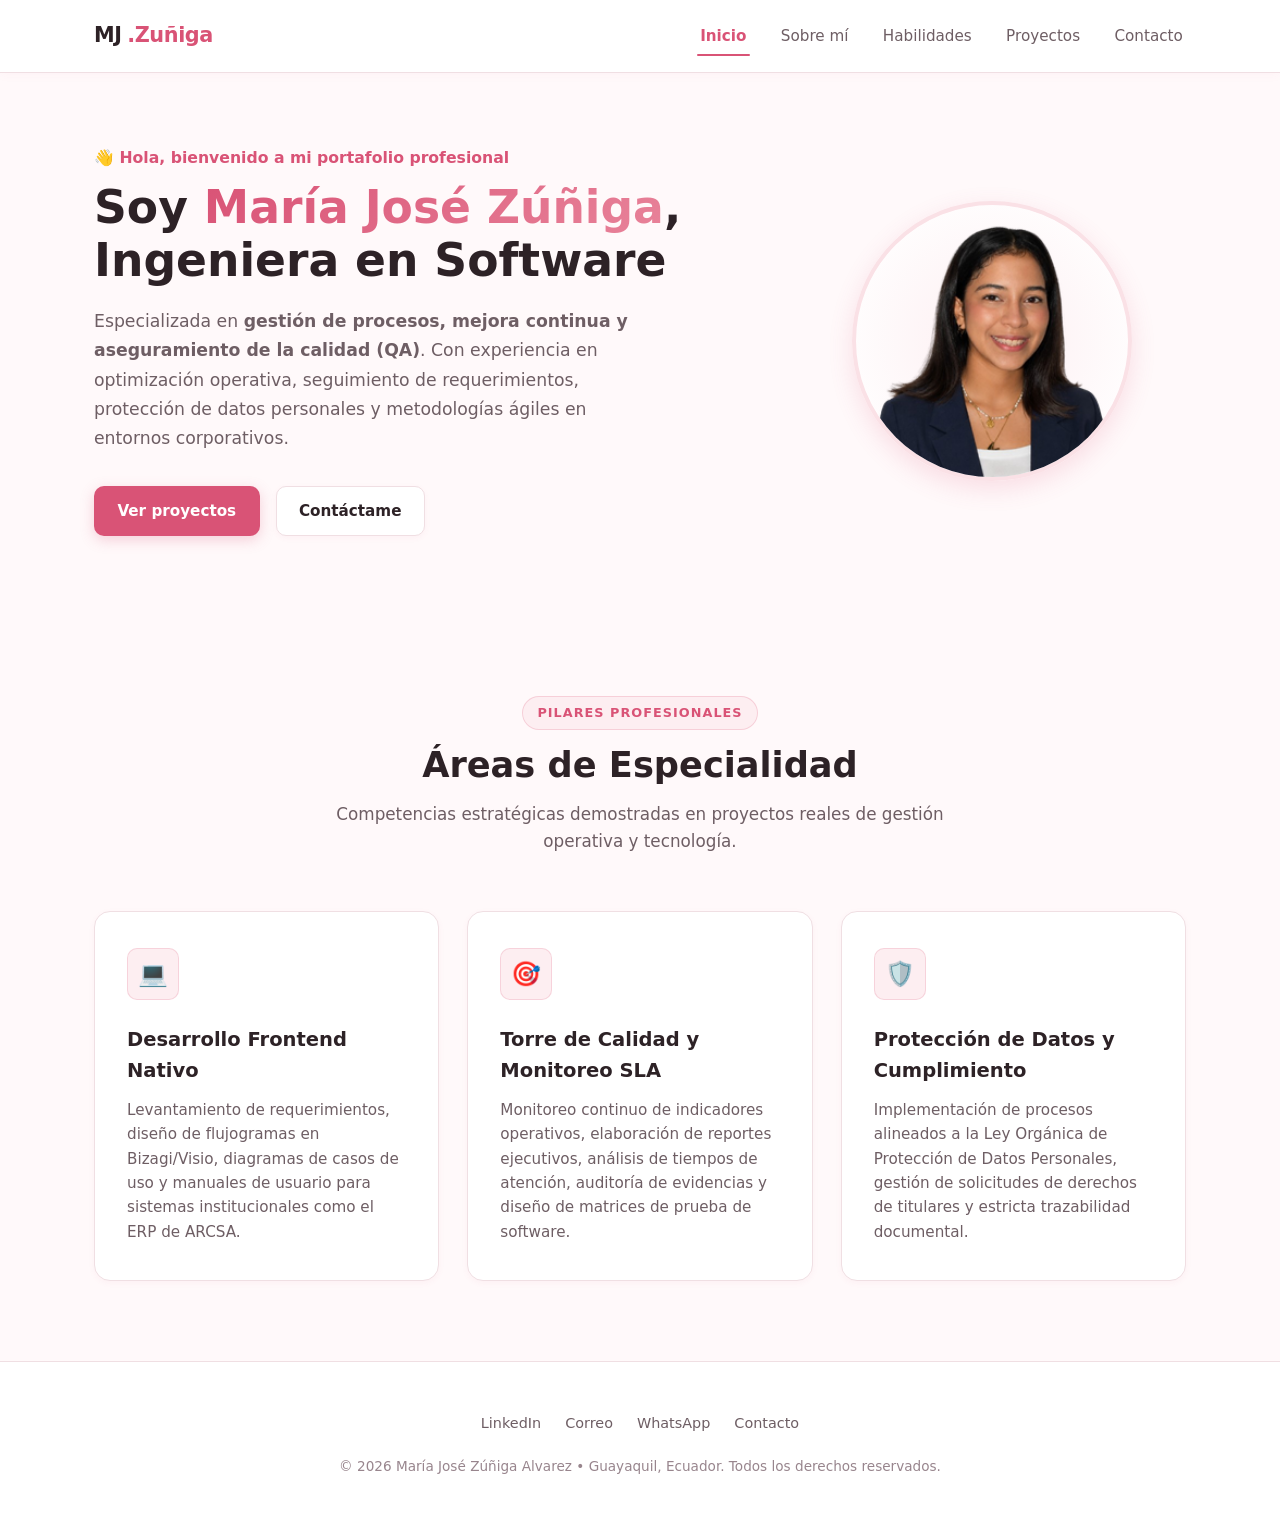
<file: index.html>
<!DOCTYPE html>
<html lang="es">
<head>
  <meta charset="UTF-8">
  <meta name="viewport" content="width=device-width, initial-scale=1.0">
  <meta name="description" content="Portafolio Profesional de María José Zúñiga Alvarez - Ingeniera en Software en Guayaquil, Ecuador">
  <title>Inicio | María José Zúñiga Alvarez</title>
  
  <!-- Hojas de estilo oficiales (global.css primero, luego pages.css) -->
  <link rel="stylesheet" href="css/global.css">
  <link rel="stylesheet" href="css/pages.css">
</head>
<body>

  <!-- Encabezado y Barra de Navegación Oficial -->
  <header class="site-header">
    <nav class="navbar container">
      <!-- Logotipo -->
      <a href="index.html" class="logo">
        MJ<span>.Zuñiga</span>
      </a>

      <!-- Botón de Menú Móvil (Hamburguesa) -->
      <button class="menu-toggle" id="menu-toggle" aria-label="Abrir menú de navegación" aria-expanded="false">
        <span></span>
        <span></span>
        <span></span>
      </button>

      <!-- Lista de Enlaces de Navegación -->
      <ul class="nav-menu" id="nav-menu">
        <li><a href="index.html" class="nav-link">Inicio</a></li>
        <li><a href="about.html" class="nav-link">Sobre mí</a></li>
        <li><a href="skills.html" class="nav-link">Habilidades</a></li>
        <li><a href="projects.html" class="nav-link">Proyectos</a></li>
        <li><a href="contact.html" class="nav-link">Contacto</a></li>
      </ul>
    </nav>
  </header>

  <!-- Contenido Principal: Inicio -->
  <main>
    <!-- Sección Hero -->
    <section class="hero">
      <div class="container hero-grid">
        <!-- Columna de Texto -->
        <div class="hero-content">
          <span class="hero-greeting">👋 Hola, bienvenido a mi portafolio profesional</span>
          <h1 class="hero-title">
            Soy <span class="highlight">María José Zúñiga</span>,<br>
            Ingeniera en Software
          </h1>
          <p class="hero-description">
            Especializada en <strong>gestión de procesos, mejora continua y aseguramiento de la calidad (QA)</strong>. 
            Con experiencia en optimización operativa, seguimiento de requerimientos, protección de datos personales 
            y metodologías ágiles en entornos corporativos.
          </p>
          <div class="hero-actions">
            <a href="projects.html" class="btn btn-primary">Ver proyectos</a>
            <a href="contact.html" class="btn btn-outline">Contáctame</a>
          </div>
        </div>

        <!-- Columna de Avatar / Imagen de Perfil -->
        <div class="hero-image-wrapper">
          <img src="assets/img/profile.png" alt="Fotografía de perfil de María José Zúñiga Alvarez" class="hero-avatar">
        </div>
      </div>
    </section>

    <!-- Sección de Resumen y Fortalezas -->
    <section class="section">
      <div class="container">
        <header class="section-header">
          <span class="section-tag">Pilares Profesionales</span>
          <h2 class="section-title">Áreas de Especialidad</h2>
          <p class="section-description">
            Competencias estratégicas demostradas en proyectos reales de gestión operativa y tecnología.
          </p>
        </header>

        <!-- Cuadrícula de 3 Tarjetas Destacadas -->
        <div class="highlights-grid">
          <!-- Tarjeta 1: Procesos y ERP -->
          <article class="highlight-card">
            <div class="highlight-icon">💻</div>
            <h3 class="highlight-title">Desarrollo Frontend Nativo</h3>
            <p class="highlight-text">
              Levantamiento de requerimientos, diseño de flujogramas en Bizagi/Visio, diagramas de casos de uso y manuales de usuario para sistemas institucionales como el ERP de ARCSA.
            </p>
          </article>

          <!-- Tarjeta 2: Torre de Calidad y QA -->
          <article class="highlight-card">
            <div class="highlight-icon">🎯</div>
            <h3 class="highlight-title">Torre de Calidad y Monitoreo SLA</h3>
            <p class="highlight-text">
              Monitoreo continuo de indicadores operativos, elaboración de reportes ejecutivos, análisis de tiempos de atención, auditoría de evidencias y diseño de matrices de prueba de software.
            </p>
          </article>

          <!-- Tarjeta 3: Protección de Datos y Normativa -->
          <article class="highlight-card">
            <div class="highlight-icon">🛡️</div>
            <h3 class="highlight-title">Protección de Datos y Cumplimiento</h3>
            <p class="highlight-text">
              Implementación de procesos alineados a la Ley Orgánica de Protección de Datos Personales, gestión de solicitudes de derechos de titulares y estricta trazabilidad documental.
            </p>
          </article>
        </div>
      </div>
    </section>
  </main>

  <!-- Pie de Página Oficial -->
  <footer class="site-footer">
    <div class="container footer-content">
      <ul class="footer-links">
        <li><a href="https://www.linkedin.com/in/maria-jose-zu%C3%B1iga" target="_blank" rel="noopener noreferrer">LinkedIn</a></li>
        <li><a href="mailto:Mariajosezuniga10@outlook.com">Correo</a></li>
        <li><a href="https://wa.me/593963311940" target="_blank" rel="noopener noreferrer">WhatsApp</a></li>
        <li><a href="contact.html">Contacto</a></li>
      </ul>
      <p class="footer-copy">
        &copy; <span id="current-year"></span> María José Zúñiga Alvarez • Guayaquil, Ecuador. Todos los derechos reservados.
      </p>
    </div>
  </footer>

  <!-- Script global de interacción -->
  <script src="js/main.js"></script>
</body>
</html>
</file>
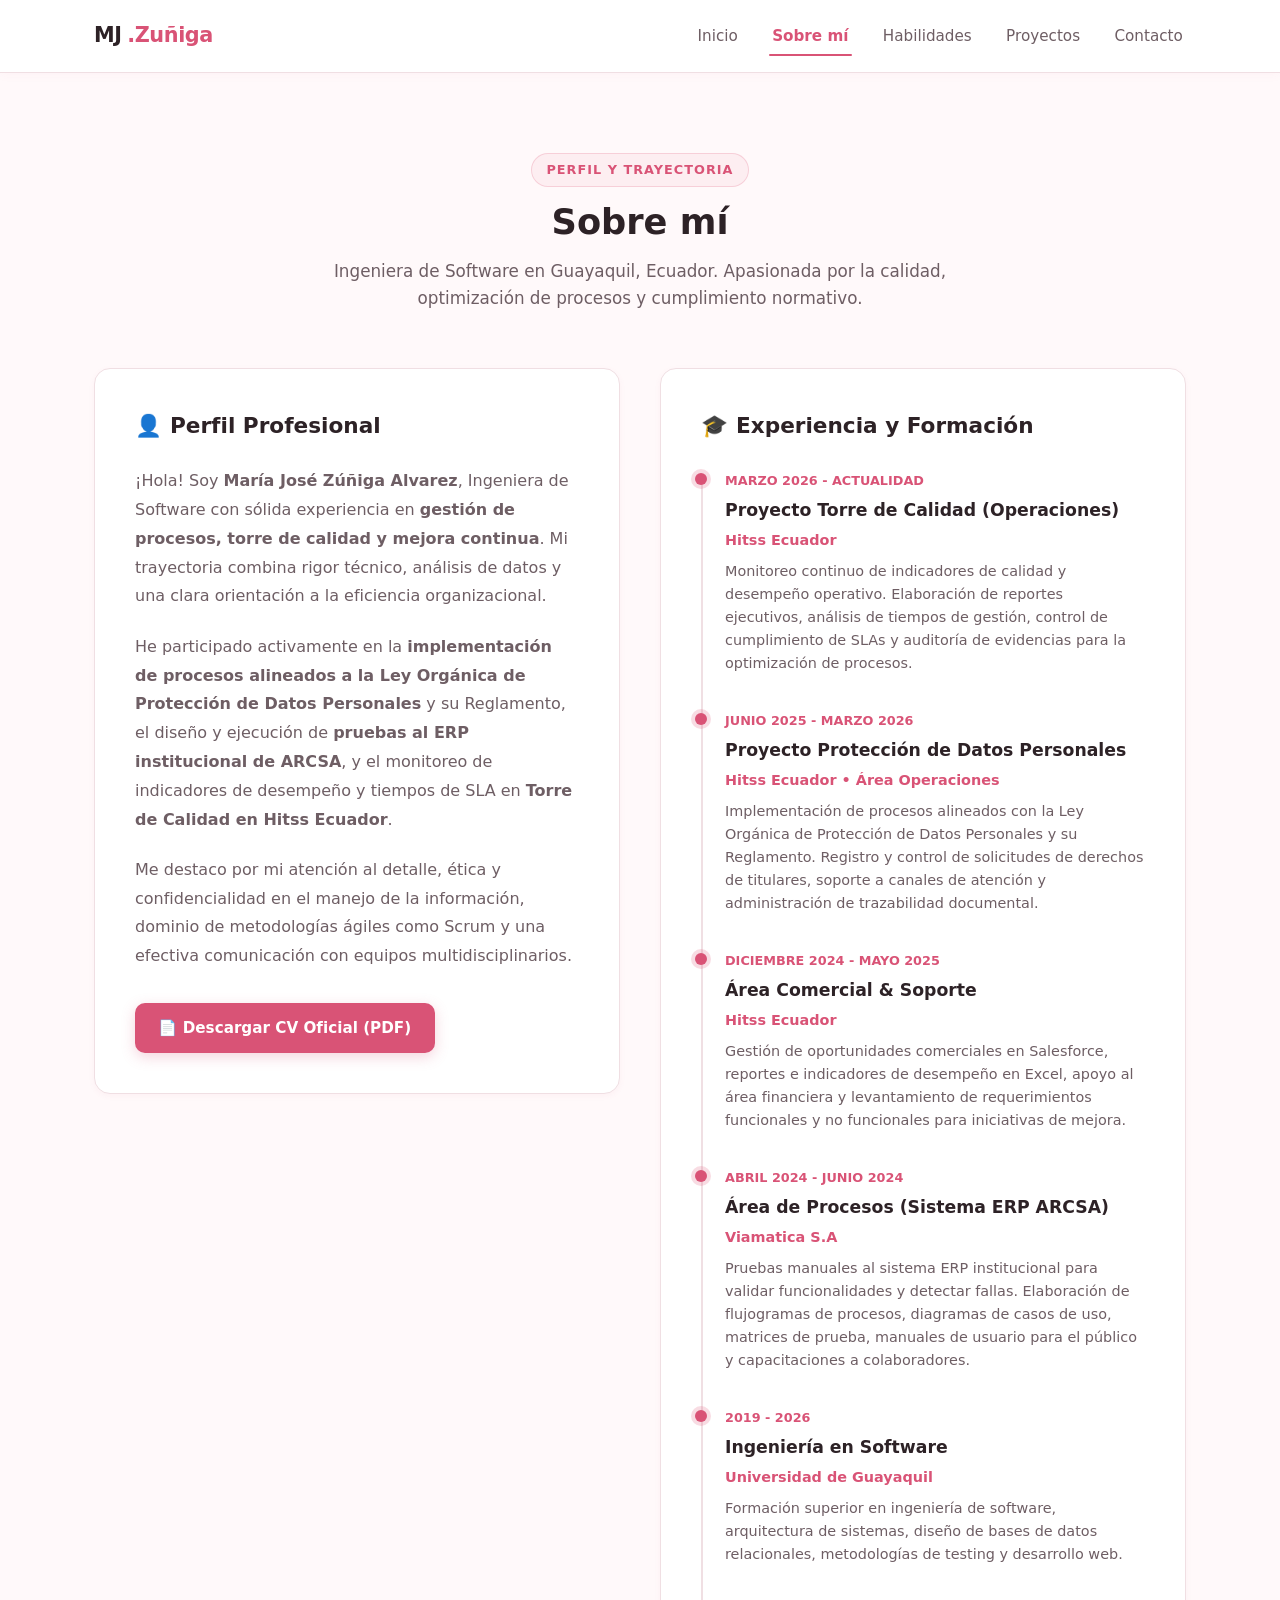
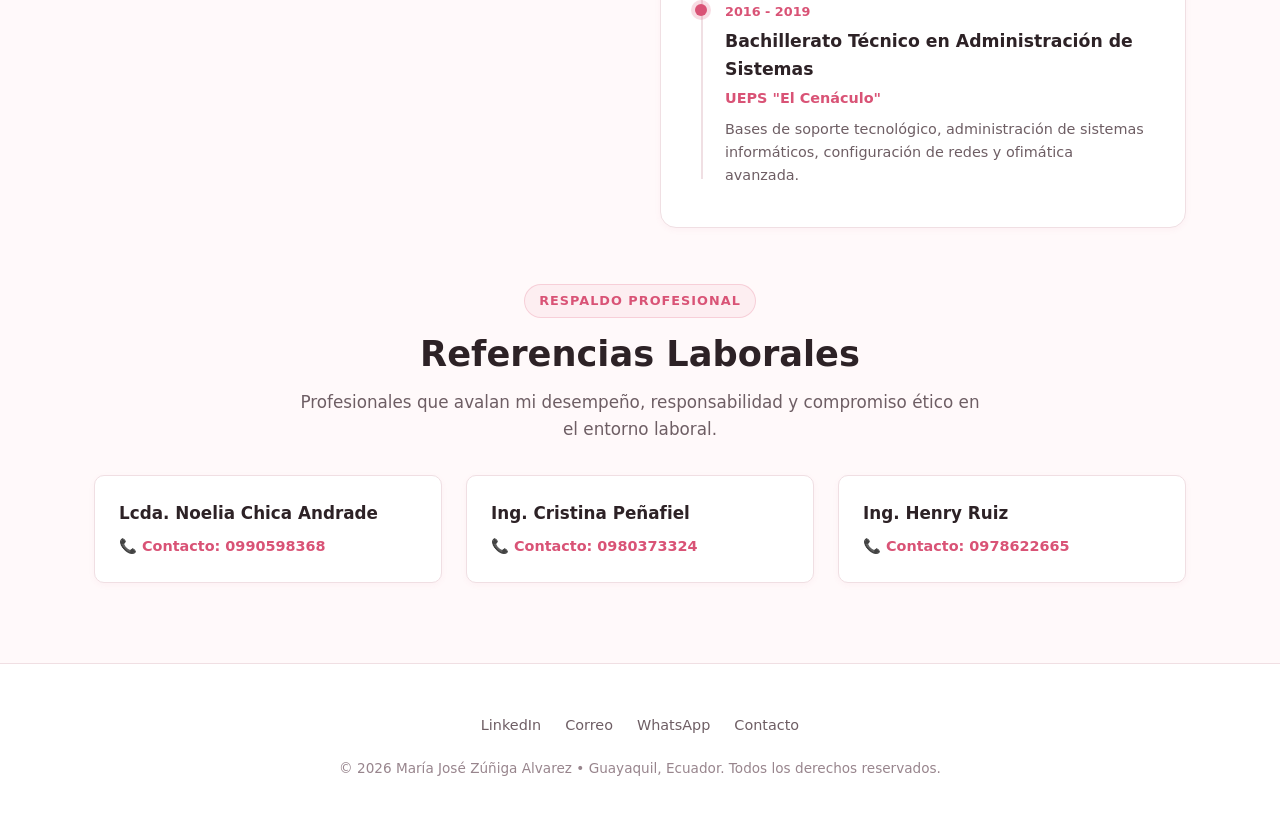
<file: about.html>
<!DOCTYPE html>
<html lang="es">
<head>
  <meta charset="UTF-8">
  <meta name="viewport" content="width=device-width, initial-scale=1.0">
  <meta name="description" content="Sobre mí - Trayectoria profesional, formación académica y referencias laborales de María José Zúñiga Alvarez">
  <title>Sobre mí | María José Zúñiga Alvarez</title>
  
  <!-- Hojas de estilo oficiales (global.css primero, luego pages.css) -->
  <link rel="stylesheet" href="css/global.css">
  <link rel="stylesheet" href="css/pages.css">
</head>
<body>

  <!-- Encabezado y Barra de Navegación Oficial -->
  <header class="site-header">
    <nav class="navbar container">
      <!-- Logotipo -->
      <a href="index.html" class="logo">
        MJ<span>.Zuñiga</span>
      </a>

      <!-- Botón de Menú Móvil (Hamburguesa) -->
      <button class="menu-toggle" id="menu-toggle" aria-label="Abrir menú de navegación" aria-expanded="false">
        <span></span>
        <span></span>
        <span></span>
      </button>

      <!-- Lista de Enlaces de Navegación -->
      <ul class="nav-menu" id="nav-menu">
        <li><a href="index.html" class="nav-link">Inicio</a></li>
        <li><a href="about.html" class="nav-link">Sobre mí</a></li>
        <li><a href="skills.html" class="nav-link">Habilidades</a></li>
        <li><a href="projects.html" class="nav-link">Proyectos</a></li>
        <li><a href="contact.html" class="nav-link">Contacto</a></li>
      </ul>
    </nav>
  </header>

  <!-- Contenido Principal: Sobre mí -->
  <main class="section">
    <div class="container">
      <header class="section-header">
        <span class="section-tag">Perfil y Trayectoria</span>
        <h1 class="section-title">Sobre mí</h1>
        <p class="section-description">
          Ingeniera de Software en Guayaquil, Ecuador. Apasionada por la calidad, optimización de procesos y cumplimiento normativo.
        </p>
      </header>

      <!-- Cuadrícula de 2 Columnas -->
      <div class="about-grid">
        <!-- Columna Izquierda: Biografía y CV -->
        <article class="about-card">
          <h2 class="about-card-title">
            <span>👤</span> Perfil Profesional
          </h2>
          <p class="about-bio-text">
            ¡Hola! Soy <strong>María José Zúñiga Alvarez</strong>, Ingeniera de Software con sólida experiencia en <strong>gestión de procesos, torre de calidad y mejora continua</strong>. Mi trayectoria combina rigor técnico, análisis de datos y una clara orientación a la eficiencia organizacional.
          </p>
          <p class="about-bio-text">
            He participado activamente en la <strong>implementación de procesos alineados a la Ley Orgánica de Protección de Datos Personales</strong> y su Reglamento, el diseño y ejecución de <strong>pruebas al ERP institucional de ARCSA</strong>, y el monitoreo de indicadores de desempeño y tiempos de SLA en <strong>Torre de Calidad en Hitss Ecuador</strong>.
          </p>
          <p class="about-bio-text">
            Me destaco por mi atención al detalle, ética y confidencialidad en el manejo de la información, dominio de metodologías ágiles como Scrum y una efectiva comunicación con equipos multidisciplinarios.
          </p>

          <div class="about-bio-actions">
            <!-- Botón para descargar el CV real en PDF -->
            <a href="assets/docs/curriculum-vitae.pdf" download="CV-Maria-Jose-Zuniga.pdf" class="btn btn-primary">
              📄 Descargar CV Oficial (PDF)
            </a>
          </div>
        </article>

        <!-- Columna Derecha: Trayectoria y Formación (Línea de Tiempo) -->
        <article class="about-card">
          <h2 class="about-card-title">
            <span>🎓</span> Experiencia y Formación
          </h2>

          <ul class="timeline-list">
            <!-- Ítem 1 -->
            <li class="timeline-item">
              <span class="timeline-period">Marzo 2026 - Actualidad</span>
              <h3 class="timeline-role">Proyecto Torre de Calidad (Operaciones)</h3>
              <p class="timeline-place">Hitss Ecuador</p>
              <p class="timeline-description">
                Monitoreo continuo de indicadores de calidad y desempeño operativo. Elaboración de reportes ejecutivos, análisis de tiempos de gestión, control de cumplimiento de SLAs y auditoría de evidencias para la optimización de procesos.
              </p>
            </li>

            <!-- Ítem 2 -->
            <li class="timeline-item">
              <span class="timeline-period">Junio 2025 - Marzo 2026</span>
              <h3 class="timeline-role">Proyecto Protección de Datos Personales</h3>
              <p class="timeline-place">Hitss Ecuador • Área Operaciones</p>
              <p class="timeline-description">
                Implementación de procesos alineados con la Ley Orgánica de Protección de Datos Personales y su Reglamento. Registro y control de solicitudes de derechos de titulares, soporte a canales de atención y administración de trazabilidad documental.
              </p>
            </li>

            <!-- Ítem 3 -->
            <li class="timeline-item">
              <span class="timeline-period">Diciembre 2024 - Mayo 2025</span>
              <h3 class="timeline-role">Área Comercial &amp; Soporte</h3>
              <p class="timeline-place">Hitss Ecuador</p>
              <p class="timeline-description">
                Gestión de oportunidades comerciales en Salesforce, reportes e indicadores de desempeño en Excel, apoyo al área financiera y levantamiento de requerimientos funcionales y no funcionales para iniciativas de mejora.
              </p>
            </li>

            <!-- Ítem 4 -->
            <li class="timeline-item">
              <span class="timeline-period">Abril 2024 - Junio 2024</span>
              <h3 class="timeline-role">Área de Procesos (Sistema ERP ARCSA)</h3>
              <p class="timeline-place">Viamatica S.A</p>
              <p class="timeline-description">
                Pruebas manuales al sistema ERP institucional para validar funcionalidades y detectar fallas. Elaboración de flujogramas de procesos, diagramas de casos de uso, matrices de prueba, manuales de usuario para el público y capacitaciones a colaboradores.
              </p>
            </li>

            <!-- Ítem 5 -->
            <li class="timeline-item">
              <span class="timeline-period">2019 - 2026</span>
              <h3 class="timeline-role">Ingeniería en Software</h3>
              <p class="timeline-place">Universidad de Guayaquil</p>
              <p class="timeline-description">
                Formación superior en ingeniería de software, arquitectura de sistemas, diseño de bases de datos relacionales, metodologías de testing y desarrollo web.
              </p>
            </li>

            <!-- Ítem 6 -->
            <li class="timeline-item">
              <span class="timeline-period">2016 - 2019</span>
              <h3 class="timeline-role">Bachillerato Técnico en Administración de Sistemas</h3>
              <p class="timeline-place">UEPS "El Cenáculo"</p>
              <p class="timeline-description">
                Bases de soporte tecnológico, administración de sistemas informáticos, configuración de redes y ofimática avanzada.
              </p>
            </li>
          </ul>
        </article>
      </div>

      <!-- Sección de Referencias Laborales -->
      <section class="references-section">
        <header class="section-header" style="margin-top: 3.5rem; margin-bottom: 2rem;">
          <span class="section-tag">Respaldo Profesional</span>
          <h2 class="section-title">Referencias Laborales</h2>
          <p class="section-description">
            Profesionales que avalan mi desempeño, responsabilidad y compromiso ético en el entorno laboral.
          </p>
        </header>

        <div class="references-grid">
          <div class="reference-card">
            <span class="reference-name">Lcda. Noelia Chica Andrade</span>
            <span class="reference-contact">📞 Contacto: 0990598368</span>
          </div>

          <div class="reference-card">
            <span class="reference-name">Ing. Cristina Peñafiel</span>
            <span class="reference-contact">📞 Contacto: 0980373324</span>
          </div>

          <div class="reference-card">
            <span class="reference-name">Ing. Henry Ruiz</span>
            <span class="reference-contact">📞 Contacto: 0978622665</span>
          </div>
        </div>
      </section>
    </div>
  </main>

  <!-- Pie de Página Oficial -->
  <footer class="site-footer">
    <div class="container footer-content">
      <ul class="footer-links">
        <li><a href="https://www.linkedin.com/in/maria-jose-zu%C3%B1iga" target="_blank" rel="noopener noreferrer">LinkedIn</a></li>
        <li><a href="mailto:Mariajosezuniga10@outlook.com">Correo</a></li>
        <li><a href="https://wa.me/593963311940" target="_blank" rel="noopener noreferrer">WhatsApp</a></li>
        <li><a href="contact.html">Contacto</a></li>
      </ul>
      <p class="footer-copy">
        &copy; <span id="current-year"></span> María José Zúñiga Alvarez • Guayaquil, Ecuador. Todos los derechos reservados.
      </p>
    </div>
  </footer>

  <!-- Script global de interacción -->
  <script src="js/main.js"></script>
</body>
</html>
</file>
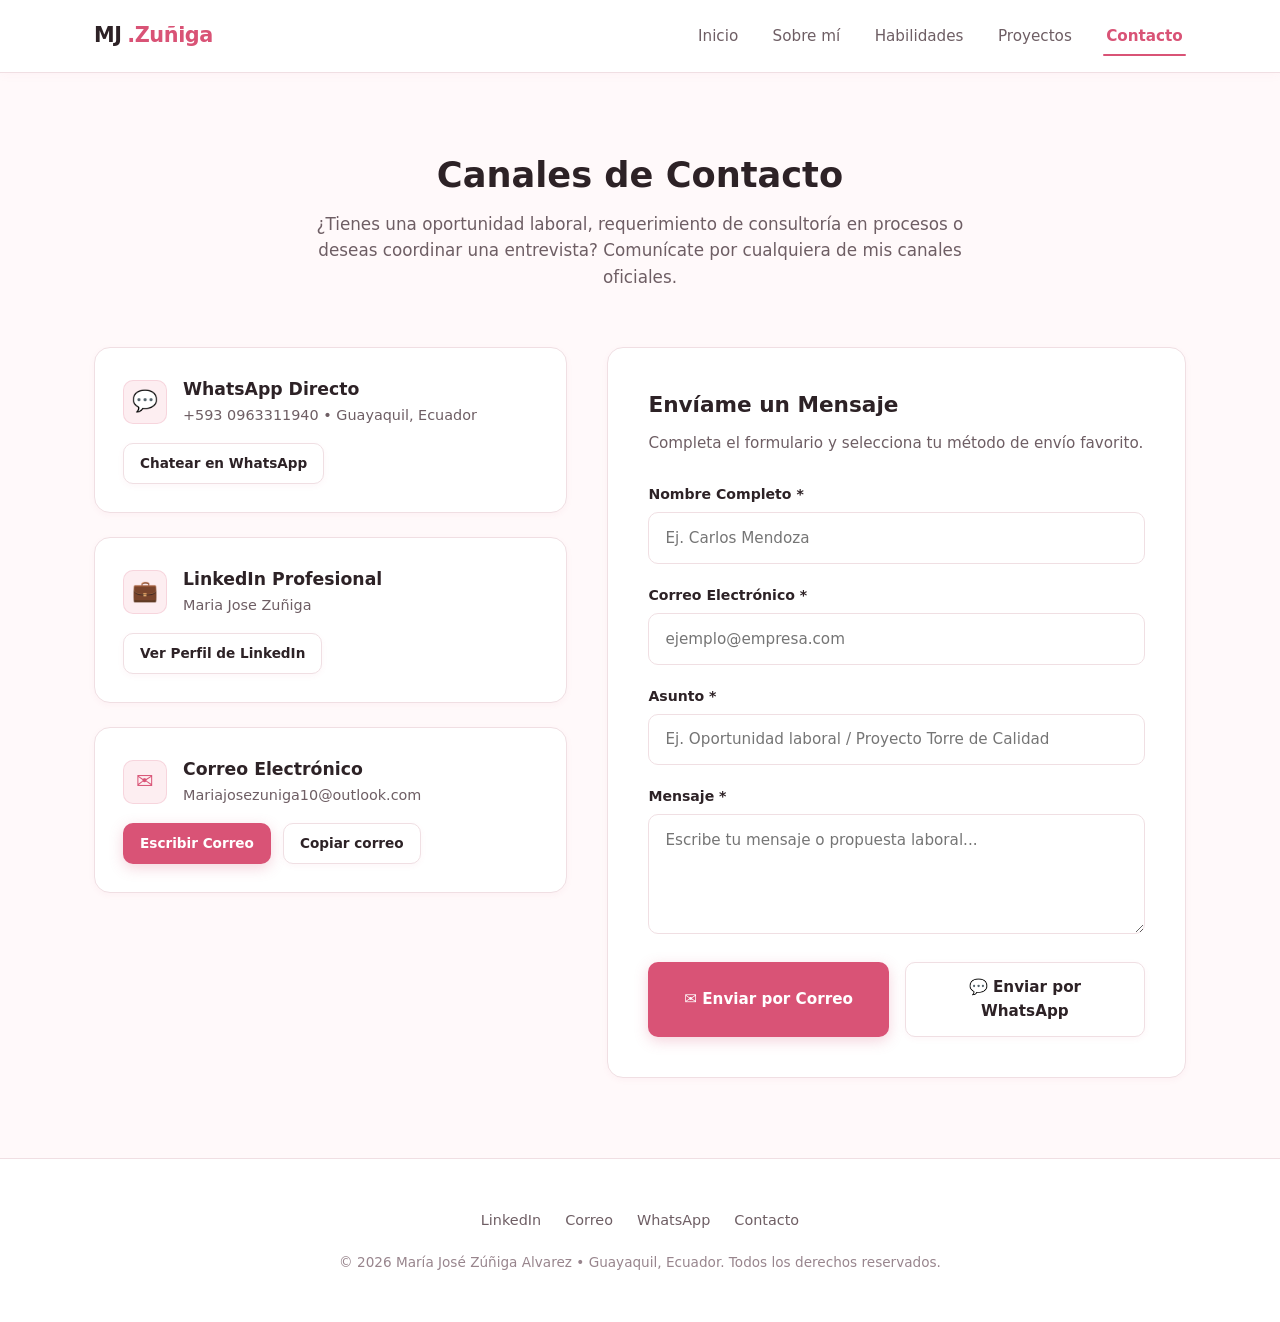
<file: contact.html>
<!DOCTYPE html>
<html lang="es">
<head>
  <meta charset="UTF-8">
  <meta name="viewport" content="width=device-width, initial-scale=1.0">
  <meta name="description" content="Contacto profesional con María José Zúñiga Alvarez - Ingeniera en Software en Guayaquil, Ecuador">
  <title>Contacto | María José Zúñiga Alvarez</title>
  
  <!-- Hojas de estilo oficiales (global.css primero, luego pages.css) -->
  <link rel="stylesheet" href="css/global.css">
  <link rel="stylesheet" href="css/pages.css">
</head>
<body>

  <!-- Encabezado y Barra de Navegación Oficial -->
  <header class="site-header">
    <nav class="navbar container">
      <!-- Logotipo -->
      <a href="index.html" class="logo">
        MJ<span>.Zuñiga</span>
      </a>

      <!-- Botón de Menú Móvil (Hamburguesa) -->
      <button class="menu-toggle" id="menu-toggle" aria-label="Abrir menú de navegación" aria-expanded="false">
        <span></span>
        <span></span>
        <span></span>
      </button>

      <!-- Lista de Enlaces de Navegación -->
      <ul class="nav-menu" id="nav-menu">
        <li><a href="index.html" class="nav-link">Inicio</a></li>
        <li><a href="about.html" class="nav-link">Sobre mí</a></li>
        <li><a href="skills.html" class="nav-link">Habilidades</a></li>
        <li><a href="projects.html" class="nav-link">Proyectos</a></li>
        <li><a href="contact.html" class="nav-link">Contacto</a></li>
      </ul>
    </nav>
  </header>

  <!-- Contenido Principal: Contacto -->
  <main class="section">
    <div class="container">
      <header class="section-header">
        
        <h1 class="section-title">Canales de Contacto</h1>
        <p class="section-description">
          ¿Tienes una oportunidad laboral, requerimiento de consultoría en procesos o deseas coordinar una entrevista? Comunícate por cualquiera de mis canales oficiales.
        </p>
      </header>

      <!-- Cuadrícula de Contacto (2 Columnas) -->
      <div class="contact-grid">
        <!-- Columna Izquierda: Canales Directos -->
        <div class="contact-channels">
          <!-- Canal 1: WhatsApp -->
          <article class="channel-card">
            <div class="channel-header">
              <div class="channel-icon">💬</div>
              <div>
                <h2 class="channel-title">WhatsApp Directo</h2>
                <p class="channel-info">+593 0963311940 • Guayaquil, Ecuador</p>
              </div>
            </div>
            <div class="channel-actions">
              <a href="https://wa.me/593963311940?text=Hola%20Mar%C3%ADa%20Jos%C3%A9,%20vi%20tu%20portafolio%20y%20me%20gustar%C3%ADa%20conversar" 
                 target="_blank" 
                 rel="noopener noreferrer" 
                 class="btn btn-outline">
                Chatear en WhatsApp
              </a>
            </div>
          </article>

          <!-- Canal 2: LinkedIn -->
          <article class="channel-card">
            <div class="channel-header">
              <div class="channel-icon">💼</div>
              <div>
                <h2 class="channel-title">LinkedIn Profesional</h2>
                <p class="channel-info">Maria Jose Zuñiga</p>
              </div>
            </div>
            <div class="channel-actions">
              <a href="https://www.linkedin.com/in/maria-jose-zu%C3%B1iga" 
                 target="_blank" 
                 rel="noopener noreferrer" 
                 class="btn btn-outline">
                Ver Perfil de LinkedIn
              </a>
            </div>
          </article>

          <!-- Canal 3: Correo Electrónico -->
          <article class="channel-card">
            <div class="channel-header">
              <div class="channel-icon">✉️</div>
              <div>
                <h2 class="channel-title">Correo Electrónico</h2>
                <p class="channel-info">Mariajosezuniga10@outlook.com</p>
              </div>
            </div>
            <div class="channel-actions">
              <a href="mailto:Mariajosezuniga10@outlook.com" class="btn btn-primary">
                Escribir Correo
              </a>
              <button id="copy-email-btn" type="button" class="btn btn-outline">
                Copiar correo
              </button>
            </div>
          </article>
        </div>

        <!-- Columna Derecha: Formulario de Contacto -->
        <div class="contact-form-card">
          <h2 class="form-title">Envíame un Mensaje</h2>
          <p class="form-subtitle">Completa el formulario y selecciona tu método de envío favorito.</p>

          <form id="contact-form" novalidate>
            <!-- Contenedor para Alertas Dinámicas de JavaScript -->
            <div id="form-feedback" class="form-feedback"></div>

            <!-- Campo: Nombre -->
            <div class="form-group">
              <label for="name" class="form-label">Nombre Completo *</label>
              <input type="text" id="name" name="name" class="form-input" placeholder="Ej. Carlos Mendoza" required>
            </div>

            <!-- Campo: Correo -->
            <div class="form-group">
              <label for="email" class="form-label">Correo Electrónico *</label>
              <input type="email" id="email" name="email" class="form-input" placeholder="ejemplo@empresa.com" required>
            </div>

            <!-- Campo: Asunto -->
            <div class="form-group">
              <label for="subject" class="form-label">Asunto *</label>
              <input type="text" id="subject" name="subject" class="form-input" placeholder="Ej. Oportunidad laboral / Proyecto Torre de Calidad" required>
            </div>

            <!-- Campo: Mensaje -->
            <div class="form-group">
              <label for="message" class="form-label">Mensaje *</label>
              <textarea id="message" name="message" class="form-textarea" placeholder="Escribe tu mensaje o propuesta laboral..." required></textarea>
            </div>

            <!-- Botones de Acción -->
            <div class="form-actions">
              <button type="submit" class="btn btn-primary">
                ✉️ Enviar por Correo
              </button>
              <button type="button" id="send-whatsapp-btn" class="btn btn-outline">
                💬 Enviar por WhatsApp
              </button>
            </div>
          </form>
        </div>
      </div>
    </div>
  </main>

  <!-- Pie de Página Oficial -->
  <footer class="site-footer">
    <div class="container footer-content">
      <ul class="footer-links">
        <li><a href="https://www.linkedin.com/in/maria-jose-zu%C3%B1iga" target="_blank" rel="noopener noreferrer">LinkedIn</a></li>
        <li><a href="mailto:Mariajosezuniga10@outlook.com">Correo</a></li>
        <li><a href="https://wa.me/593963311940" target="_blank" rel="noopener noreferrer">WhatsApp</a></li>
        <li><a href="contact.html">Contacto</a></li>
      </ul>
      <p class="footer-copy">
        &copy; <span id="current-year"></span> María José Zúñiga Alvarez • Guayaquil, Ecuador. Todos los derechos reservados.
      </p>
    </div>
  </footer>

  <!-- Scripts: Global y específico de Contacto -->
  <script src="js/main.js"></script>
  <script src="js/contact.js"></script>
</body>
</html>
</file>
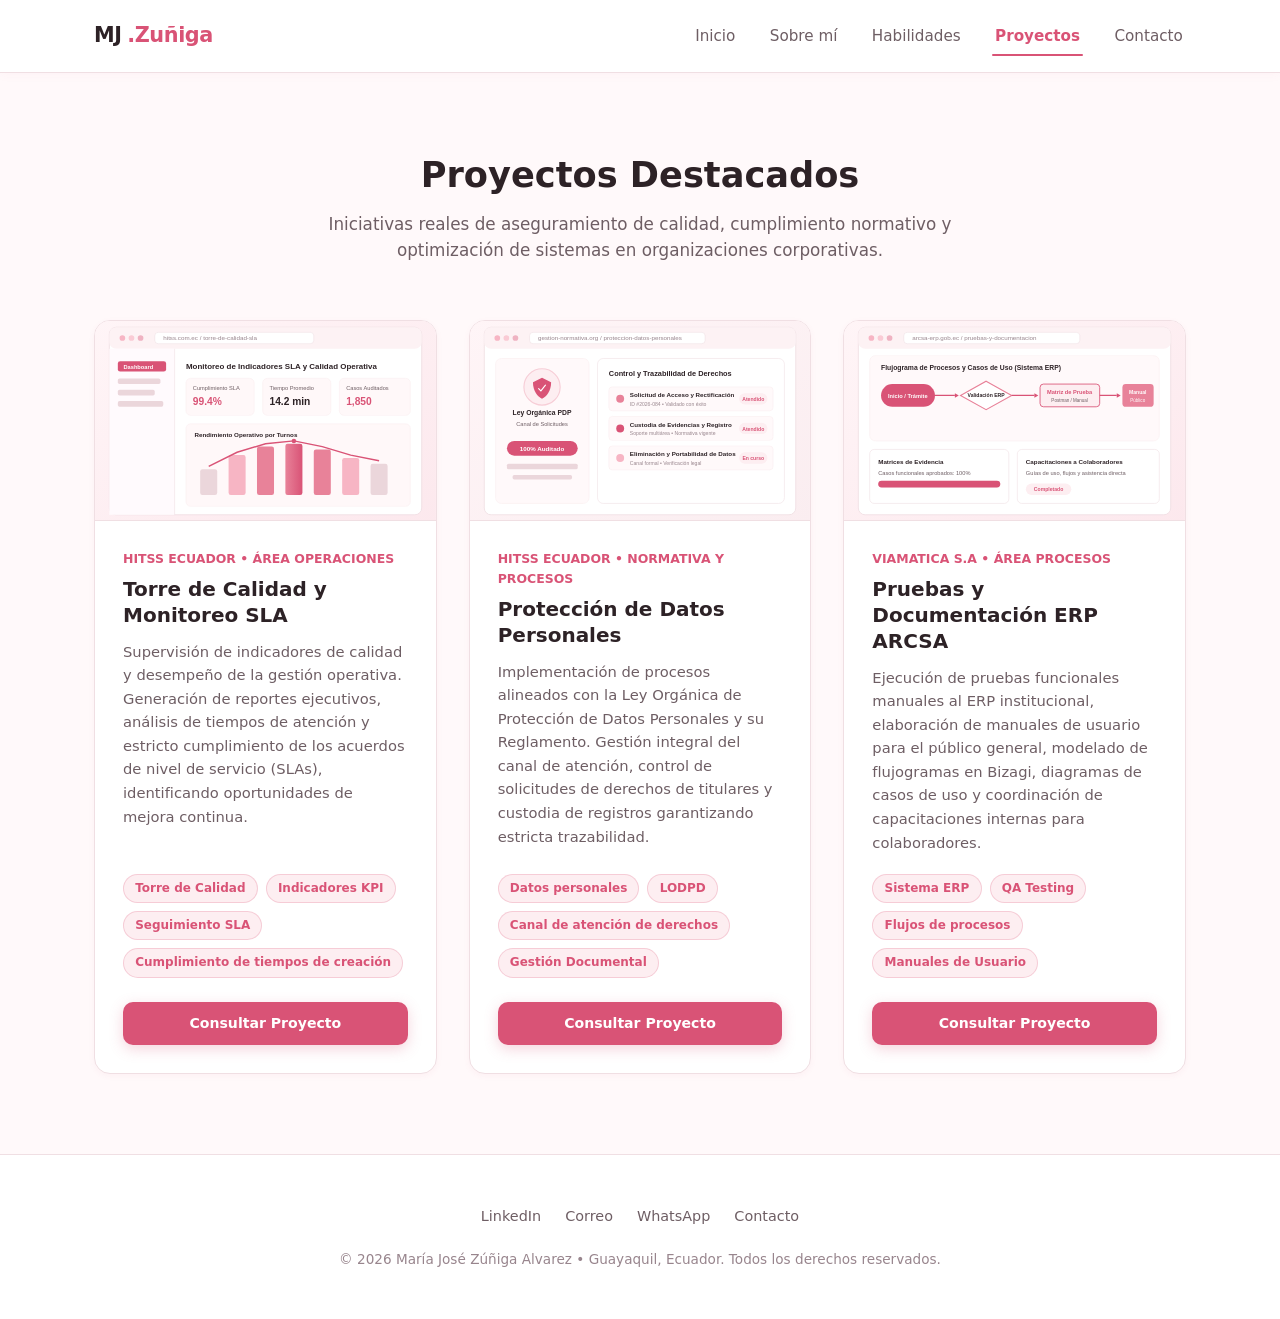
<file: projects.html>
<!DOCTYPE html>
<html lang="es">
<head>
  <meta charset="UTF-8">
  <meta name="viewport" content="width=device-width, initial-scale=1.0">
  <meta name="description" content="Proyectos destacados de gestión de calidad, procesos y tecnología de María José Zúñiga Alvarez">
  <title>Proyectos | María José Zúñiga Alvarez</title>
  
  <!-- Hojas de estilo oficiales (global.css primero, luego pages.css) -->
  <link rel="stylesheet" href="css/global.css">
  <link rel="stylesheet" href="css/pages.css">
</head>
<body>

  <!-- Encabezado y Barra de Navegación Oficial -->
  <header class="site-header">
    <nav class="navbar container">
      <!-- Logotipo -->
      <a href="index.html" class="logo">
        MJ<span>.Zuñiga</span>
      </a>

      <!-- Botón de Menú Móvil (Hamburguesa) -->
      <button class="menu-toggle" id="menu-toggle" aria-label="Abrir menú de navegación" aria-expanded="false">
        <span></span>
        <span></span>
        <span></span>
      </button>

      <!-- Lista de Enlaces de Navegación -->
      <ul class="nav-menu" id="nav-menu">
        <li><a href="index.html" class="nav-link">Inicio</a></li>
        <li><a href="about.html" class="nav-link">Sobre mí</a></li>
        <li><a href="skills.html" class="nav-link">Habilidades</a></li>
        <li><a href="projects.html" class="nav-link">Proyectos</a></li>
        <li><a href="contact.html" class="nav-link">Contacto</a></li>
      </ul>
    </nav>
  </header>

  <!-- Contenido Principal: Proyectos -->
  <main class="section">
    <div class="container">
      <header class="section-header">
        
        <h1 class="section-title">Proyectos Destacados</h1>
        <p class="section-description">
          Iniciativas reales de aseguramiento de calidad, cumplimiento normativo y optimización de sistemas en organizaciones corporativas.
        </p>
      </header>

      <!-- Cuadrícula de Proyectos -->
      <div class="projects-grid">
        <!-- Proyecto 1: Torre de Calidad -->
        <article class="project-card">
          <div class="project-img-wrapper">
            <img src="assets/img/project1.svg" alt="Monitoreo de Torre de Calidad Operativa" class="project-img">
          </div>
          <div class="project-content">
            <span class="project-context">Hitss Ecuador • Área Operaciones</span>
            <h2 class="project-title">Torre de Calidad y Monitoreo SLA</h2>
            <p class="project-description">
              Supervisión de indicadores de calidad y desempeño de la gestión operativa. Generación de reportes ejecutivos, análisis de tiempos de atención y estricto cumplimiento de los acuerdos de nivel de servicio (SLAs), identificando oportunidades de mejora continua.
            </p>
            <div class="project-tech">
              <span class="badge">Torre de Calidad</span>
              <span class="badge">Indicadores KPI</span>
              <span class="badge">Seguimiento SLA</span>
              <span class="badge">Cumplimiento de tiempos de creación</span>
            </div>
            <div class="project-links">
              <a href="contact.html" class="btn btn-primary">Consultar Proyecto</a>
            
            </div>
          </div>
        </article>

        <!-- Proyecto 2: Protección de Datos -->
        <article class="project-card">
          <div class="project-img-wrapper">
            <img src="assets/img/project2.svg" alt="Implementación de Ley Orgánica de Protección de Datos" class="project-img">
          </div>
          <div class="project-content">
            <span class="project-context">Hitss Ecuador • Normativa y Procesos</span>
            <h2 class="project-title">Protección de Datos Personales</h2>
            <p class="project-description">
              Implementación de procesos alineados con la Ley Orgánica de Protección de Datos Personales y su Reglamento. Gestión integral del canal de atención, control de solicitudes de derechos de titulares y custodia de registros garantizando estricta trazabilidad.
            </p>
            <div class="project-tech">
              <span class="badge">Datos personales</span>
              <span class="badge">LODPD</span>
              <span class="badge">Canal de atención de derechos</span>
              <span class="badge">Gestión Documental</span>
            </div>
            <div class="project-links">
              <a href="contact.html" class="btn btn-primary">Consultar Proyecto</a>
              
            </div>
          </div>
        </article>

        <!-- Proyecto 3: ERP ARCSA -->
        <article class="project-card">
          <div class="project-img-wrapper">
            <img src="assets/img/project3.svg" alt="Pruebas y Documentación del ERP Institucional ARCSA" class="project-img">
          </div>
          <div class="project-content">
            <span class="project-context">Viamatica S.A • Área Procesos</span>
            <h2 class="project-title">Pruebas y Documentación ERP ARCSA</h2>
            <p class="project-description">
              Ejecución de pruebas funcionales manuales al ERP institucional, elaboración de manuales de usuario para el público general, modelado de flujogramas en Bizagi, diagramas de casos de uso y coordinación de capacitaciones internas para colaboradores.
            </p>
            <div class="project-tech">
              <span class="badge">Sistema ERP</span>
              <span class="badge">QA Testing</span>
              <span class="badge">Flujos de procesos</span>
              <span class="badge">Manuales de Usuario</span>
            </div>
            <div class="project-links">
              <a href="contact.html" class="btn btn-primary">Consultar Proyecto</a>
              
            </div>
          </div>
        </article>
      </div>
    </div>
  </main>

  <!-- Pie de Página Oficial -->
  <footer class="site-footer">
    <div class="container footer-content">
      <ul class="footer-links">
        <li><a href="https://www.linkedin.com/in/maria-jose-zu%C3%B1iga" target="_blank" rel="noopener noreferrer">LinkedIn</a></li>
        <li><a href="mailto:Mariajosezuniga10@outlook.com">Correo</a></li>
        <li><a href="https://wa.me/593963311940" target="_blank" rel="noopener noreferrer">WhatsApp</a></li>
        <li><a href="contact.html">Contacto</a></li>
      </ul>
      <p class="footer-copy">
        &copy; <span id="current-year"></span> María José Zúñiga Alvarez • Guayaquil, Ecuador. Todos los derechos reservados.
      </p>
    </div>
  </footer>

  <!-- Script global de interacción -->
  <script src="js/main.js"></script>
</body>
</html>
</file>
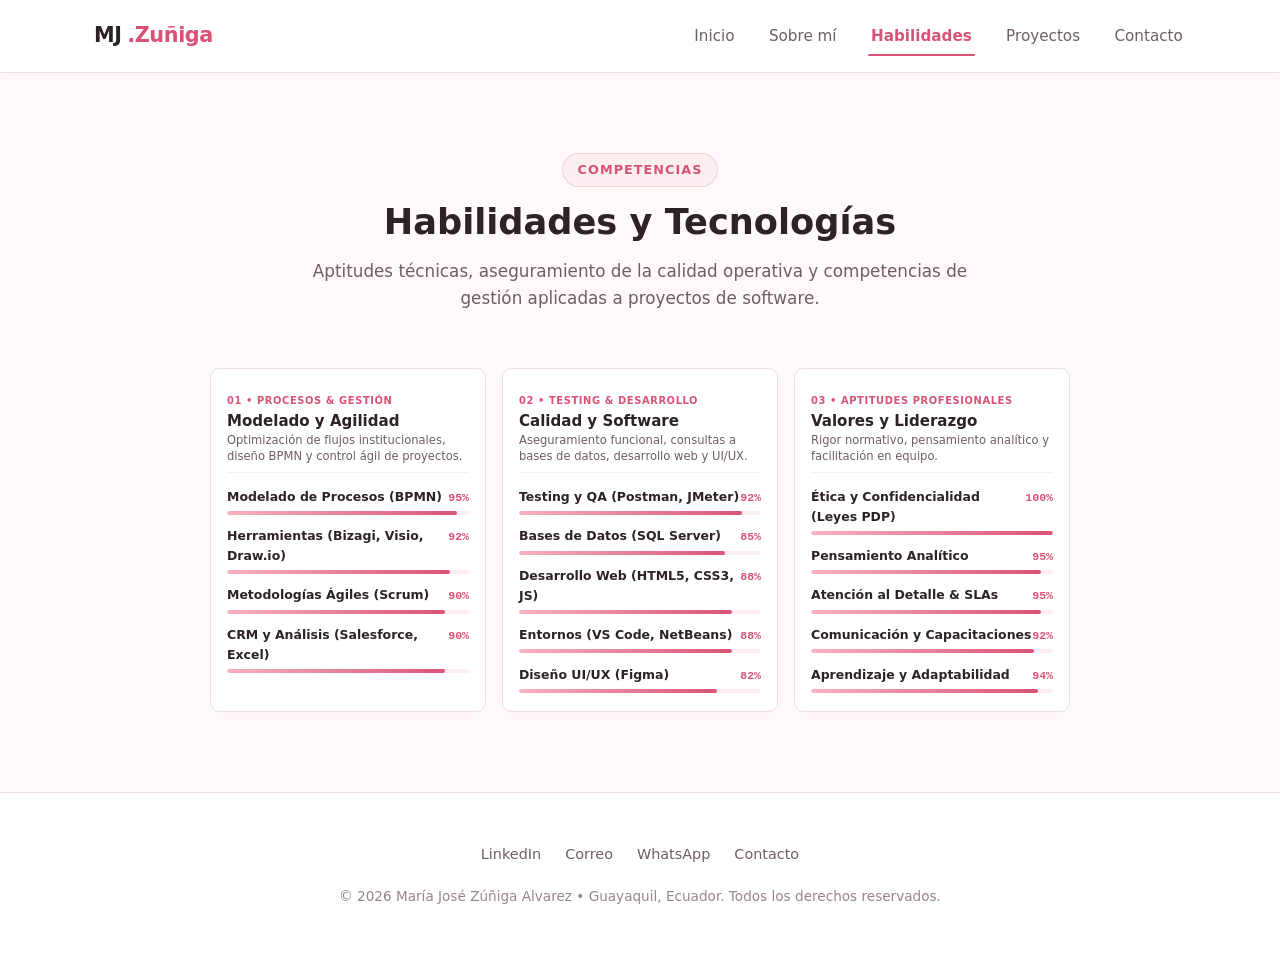
<file: skills.html>
<!DOCTYPE html>
<html lang="es">
<head>
  <meta charset="UTF-8">
  <meta name="viewport" content="width=device-width, initial-scale=1.0">
  <meta name="description" content="Habilidades técnicas, herramientas de modelado, testing y competencias profesionales de María José Zúñiga Alvarez">
  <title>Habilidades | María José Zúñiga Alvarez</title>
  
  <!-- Hojas de estilo oficiales (global.css primero, luego pages.css) -->
  <link rel="stylesheet" href="css/global.css">
  <link rel="stylesheet" href="css/pages.css">
</head>
<body>

  <!-- Encabezado y Barra de Navegación Oficial -->
  <header class="site-header">
    <nav class="navbar container">
      <!-- Logotipo -->
      <a href="index.html" class="logo">
        MJ<span>.Zuñiga</span>
      </a>

      <!-- Botón de Menú Móvil (Hamburguesa) -->
      <button class="menu-toggle" id="menu-toggle" aria-label="Abrir menú de navegación" aria-expanded="false">
        <span></span>
        <span></span>
        <span></span>
      </button>

      <!-- Lista de Enlaces de Navegación -->
      <ul class="nav-menu" id="nav-menu">
        <li><a href="index.html" class="nav-link">Inicio</a></li>
        <li><a href="about.html" class="nav-link">Sobre mí</a></li>
        <li><a href="skills.html" class="nav-link">Habilidades</a></li>
        <li><a href="projects.html" class="nav-link">Proyectos</a></li>
        <li><a href="contact.html" class="nav-link">Contacto</a></li>
      </ul>
    </nav>
  </header>

  <!-- Contenido Principal: Habilidades -->
  <main class="section">
    <div class="container">
      <!-- Encabezado de Sección Minimalista -->
      <header class="section-header">
        <span class="section-tag">Competencias</span>
        <h1 class="section-title">Habilidades y Tecnologías</h1>
        <p class="section-description">
          Aptitudes técnicas, aseguramiento de la calidad operativa y competencias de gestión aplicadas a proyectos de software.
        </p>
      </header>

      <!-- Cuadrícula de 3 Columnas Limpias -->
      <div class="skills-grid">
        <!-- ==========================================
             Columna 1: Modelado y Agilidad
             ========================================== -->
        <article class="skill-category">
          <div class="category-header">
            <span class="category-index">01 • Procesos &amp; Gestión</span>
            <h2 class="category-title">Modelado y Agilidad</h2>
            <p class="category-desc">Optimización de flujos institucionales, diseño BPMN y control ágil de proyectos.</p>
          </div>

          <div class="skill-items">
            <!-- Habilidad 1 -->
            <div class="skill-item">
              <div class="skill-info">
                <span class="skill-name">Modelado de Procesos (BPMN)</span>
                <span class="skill-percentage">95%</span>
              </div>
              <div class="progress-bar">
                <div class="progress-fill" style="width: 95%;"></div>
              </div>
            </div>

            <!-- Habilidad 2 -->
            <div class="skill-item">
              <div class="skill-info">
                <span class="skill-name">Herramientas (Bizagi, Visio, Draw.io)</span>
                <span class="skill-percentage">92%</span>
              </div>
              <div class="progress-bar">
                <div class="progress-fill" style="width: 92%;"></div>
              </div>
            </div>

            <!-- Habilidad 3 -->
            <div class="skill-item">
              <div class="skill-info">
                <span class="skill-name">Metodologías Ágiles (Scrum)</span>
                <span class="skill-percentage">90%</span>
              </div>
              <div class="progress-bar">
                <div class="progress-fill" style="width: 90%;"></div>
              </div>
            </div>



            <!-- Habilidad 5 -->
            <div class="skill-item">
              <div class="skill-info">
                <span class="skill-name">CRM y Análisis (Salesforce, Excel)</span>
                <span class="skill-percentage">90%</span>
              </div>
              <div class="progress-bar">
                <div class="progress-fill" style="width: 90%;"></div>
              </div>
            </div>
          </div>
        </article>

        <!-- ==========================================
             Columna 2: Calidad y Software
             ========================================== -->
        <article class="skill-category">
          <div class="category-header">
            <span class="category-index">02 • Testing &amp; Desarrollo</span>
            <h2 class="category-title">Calidad y Software</h2>
            <p class="category-desc">Aseguramiento funcional, consultas a bases de datos, desarrollo web y UI/UX.</p>
          </div>

          <div class="skill-items">
            <!-- Habilidad 1 -->
            <div class="skill-item">
              <div class="skill-info">
                <span class="skill-name">Testing y QA (Postman, JMeter)</span>
                <span class="skill-percentage">92%</span>
              </div>
              <div class="progress-bar">
                <div class="progress-fill" style="width: 92%;"></div>
              </div>
            </div>

            <!-- Habilidad 2 -->
            <div class="skill-item">
              <div class="skill-info">
                <span class="skill-name">Bases de Datos (SQL Server)</span>
                <span class="skill-percentage">85%</span>
              </div>
              <div class="progress-bar">
                <div class="progress-fill" style="width: 85%;"></div>
              </div>
            </div>

            <!-- Habilidad 3 -->
            <div class="skill-item">
              <div class="skill-info">
                <span class="skill-name">Desarrollo Web (HTML5, CSS3, JS)</span>
                <span class="skill-percentage">88%</span>
              </div>
              <div class="progress-bar">
                <div class="progress-fill" style="width: 88%;"></div>
              </div>
            </div>

            <!-- Habilidad 4 -->
            <div class="skill-item">
              <div class="skill-info">
                <span class="skill-name">Entornos (VS Code, NetBeans)</span>
                <span class="skill-percentage">88%</span>
              </div>
              <div class="progress-bar">
                <div class="progress-fill" style="width: 88%;"></div>
              </div>
            </div>

            <!-- Habilidad 5 -->
            <div class="skill-item">
              <div class="skill-info">
                <span class="skill-name">Diseño UI/UX (Figma)</span>
                <span class="skill-percentage">82%</span>
              </div>
              <div class="progress-bar">
                <div class="progress-fill" style="width: 82%;"></div>
              </div>
            </div>
          </div>
        </article>

        <!-- ==========================================
             Columna 3: Aptitudes Profesionales
             ========================================== -->
        <article class="skill-category">
          <div class="category-header">
            <span class="category-index">03 • Aptitudes Profesionales</span>
            <h2 class="category-title">Valores y Liderazgo</h2>
            <p class="category-desc">Rigor normativo, pensamiento analítico y facilitación en equipo.</p>
          </div>

          <div class="skill-items">
            <!-- Habilidad 1 -->
            <div class="skill-item">
              <div class="skill-info">
                <span class="skill-name">Ética y Confidencialidad (Leyes PDP)</span>
                <span class="skill-percentage">100%</span>
              </div>
              <div class="progress-bar">
                <div class="progress-fill" style="width: 100%;"></div>
              </div>
            </div>

            <!-- Habilidad 2 -->
            <div class="skill-item">
              <div class="skill-info">
                <span class="skill-name">Pensamiento Analítico</span>
                <span class="skill-percentage">95%</span>
              </div>
              <div class="progress-bar">
                <div class="progress-fill" style="width: 95%;"></div>
              </div>
            </div>

            <!-- Habilidad 3 -->
            <div class="skill-item">
              <div class="skill-info">
                <span class="skill-name">Atención al Detalle &amp; SLAs</span>
                <span class="skill-percentage">95%</span>
              </div>
              <div class="progress-bar">
                <div class="progress-fill" style="width: 95%;"></div>
              </div>
            </div>

            <!-- Habilidad 4 -->
            <div class="skill-item">
              <div class="skill-info">
                <span class="skill-name">Comunicación y Capacitaciones</span>
                <span class="skill-percentage">92%</span>
              </div>
              <div class="progress-bar">
                <div class="progress-fill" style="width: 92%;"></div>
              </div>
            </div>

            <!-- Habilidad 5 -->
            <div class="skill-item">
              <div class="skill-info">
                <span class="skill-name">Aprendizaje y Adaptabilidad</span>
                <span class="skill-percentage">94%</span>
              </div>
              <div class="progress-bar">
                <div class="progress-fill" style="width: 94%;"></div>
              </div>
            </div>
          </div>
        </article>
      </div>
    </div>
  </main>

  <!-- Pie de Página Oficial -->
  <footer class="site-footer">
    <div class="container footer-content">
      <ul class="footer-links">
        <li><a href="https://www.linkedin.com/in/maria-jose-zu%C3%B1iga" target="_blank" rel="noopener noreferrer">LinkedIn</a></li>
        <li><a href="mailto:Mariajosezuniga10@outlook.com">Correo</a></li>
        <li><a href="https://wa.me/593963311940" target="_blank" rel="noopener noreferrer">WhatsApp</a></li>
        <li><a href="contact.html">Contacto</a></li>
      </ul>
      <p class="footer-copy">
        &copy; <span id="current-year"></span> María José Zúñiga Alvarez • Guayaquil, Ecuador. Todos los derechos reservados.
      </p>
    </div>
  </footer>

  <!-- Script global de interacción -->
  <script src="js/main.js"></script>
</body>
</html>
</file>
<file: css/global.css>
/* ==========================================================================
   PORTAFOLIO PERSONAL - HOJA DE ESTILOS GLOBAL (css/global.css)
   Contiene: Variables (:root) en paleta rosa suave minimalista clara,
   reset, tipografía, utilidades, layout, header, navbar móvil responsiva,
   botones, badges, footer y ajustes de fuentes para móvil.
   ========================================================================== */

/* 1. Variables CSS (:root) - Paleta Minimalista Rosa Claro */
:root {
  /* Fondos claros y minimalistas */
  --color-bg: #fff9fa;             /* Fondo general cálido con toque rosita pastel */
  --color-surface: #ffffff;        /* Fondo blanco puro para tarjetas y superficies */
  --color-surface-hover: #fff0f3;  /* Hover suave para interactivos */
  --color-surface-card: #ffffff;   /* Fondo de contenedor interior */
  
  /* Tonos rosados elegantes (sin neón) */
  --color-primary: #d95376;        /* Rosa frambuesa elegante / blush intenso */
  --color-primary-hover: #c44062;  /* Tono más oscuro al pasar el cursor */
  --color-secondary: #e88299;      /* Rosa suave intermedio */
  --color-secondary-hover: #d46f87;
  --color-accent: #d95376;         /* Acento principal */
  --color-accent-soft: #fdeef1;    /* Tinte pastel suave para fondos de badges/iconos */
  
  /* Textos nítidos y de alto contraste (carbón cálido) */
  --color-text: #2d2226;          /* Texto principal oscuro elegante */
  --color-text-muted: #6e5e64;    /* Texto secundario atenuado */
  --color-text-subtle: #98858d;   /* Texto sutil / pie de página */
  
  /* Bordes suaves y delimitadores */
  --color-border: #f0dfe3;        /* Borde sutil rosado claro */
  --color-border-light: #faedf0;  /* Borde interior muy suave */
  
  /* Estados funcionales en armonía */
  --color-success: #2e8b57;       /* Verde suave para confirmación */
  --color-error: #c93b54;         /* Rojo carmín suave para errores */

  /* Tipografía */
  --font-main: system-ui, -apple-system, BlinkMacSystemFont, "Segoe UI", Roboto, "Helvetica Neue", Arial, sans-serif;
  --font-code: "SFMono-Regular", Consolas, "Liberation Mono", Menlo, Courier, monospace;

  /* Bordes y esquinas */
  --radius-sm: 6px;
  --radius-md: 10px;
  --radius-lg: 16px;
  --radius-full: 9999px;

  /* Sombras minimalistas suaves y limpias */
  --shadow-sm: 0 2px 6px rgba(217, 83, 118, 0.05);
  --shadow-md: 0 6px 20px rgba(217, 83, 118, 0.08);
  --shadow-lg: 0 12px 30px rgba(217, 83, 118, 0.12);
  --shadow-glow: 0 0 20px rgba(217, 83, 118, 0.22);

  /* Transiciones y medidas */
  --transition-fast: 0.2s ease;
  --transition-normal: 0.3s ease;
  --max-width: 1140px;
  --header-height: 72px;
}

/* 2. Reset Universal */
*,
*::before,
*::after {
  margin: 0;
  padding: 0;
  box-sizing: border-box;
}

html {
  font-family: var(--font-main);
  background-color: var(--color-bg);
  color: var(--color-text);
  line-height: 1.6;
  scroll-behavior: smooth;
}

body {
  min-height: 100vh;
  display: flex;
  flex-direction: column;
  background-color: var(--color-bg);
  overflow-x: hidden;
}

/* Para que el footer se mantenga al final en páginas con poco contenido */
main {
  flex: 1;
}

img,
svg {
  display: block;
  max-width: 100%;
}

a {
  color: inherit;
  text-decoration: none;
}

button,
input,
textarea,
select {
  font: inherit;
}

/* 3. Clases Utilitarias */
.container {
  width: 100%;
  max-width: var(--max-width);
  margin-left: auto;
  margin-right: auto;
  padding-left: 1.5rem;
  padding-right: 1.5rem;
}

.section {
  padding-top: 5rem;
  padding-bottom: 5rem;
}

.section-header {
  text-align: center;
  max-width: 680px;
  margin-left: auto;
  margin-right: auto;
  margin-bottom: 3.5rem;
}

.section-tag {
  display: inline-block;
  padding: 0.35rem 0.9rem;
  font-size: 0.8rem;
  font-weight: 700;
  letter-spacing: 0.08em;
  text-transform: uppercase;
  color: var(--color-primary);
  background-color: var(--color-accent-soft);
  border: 1px solid rgba(217, 83, 118, 0.2);
  border-radius: var(--radius-full);
  margin-bottom: 0.85rem;
}

.section-title {
  font-size: 2.2rem;
  font-weight: 800;
  line-height: 1.25;
  color: var(--color-text);
  margin-bottom: 0.85rem;
}

.section-description {
  font-size: 1.05rem;
  color: var(--color-text-muted);
}

/* Botones */
.btn {
  display: inline-flex;
  align-items: center;
  justify-content: center;
  gap: 0.5rem;
  padding: 0.75rem 1.4rem;
  font-size: 0.95rem;
  font-weight: 600;
  border-radius: var(--radius-md);
  cursor: pointer;
  border: 1px solid transparent;
  transition: all var(--transition-fast);
  text-align: center;
}

.btn-primary {
  background-color: var(--color-primary);
  color: #ffffff;
  box-shadow: 0 4px 14px rgba(217, 83, 118, 0.25);
}

.btn-primary:hover {
  background-color: var(--color-primary-hover);
  box-shadow: var(--shadow-glow);
  transform: translateY(-2px);
}

.btn-outline {
  background-color: #ffffff;
  border-color: var(--color-border);
  color: var(--color-text);
  box-shadow: var(--shadow-sm);
}

.btn-outline:hover {
  background-color: var(--color-surface-hover);
  border-color: var(--color-primary);
  color: var(--color-primary);
  transform: translateY(-2px);
}

/* Badges / Etiquetas */
.badge {
  display: inline-flex;
  align-items: center;
  padding: 0.25rem 0.7rem;
  font-size: 0.75rem;
  font-weight: 600;
  border-radius: var(--radius-full);
  background-color: var(--color-accent-soft);
  color: var(--color-primary);
  border: 1px solid rgba(217, 83, 118, 0.22);
}

/* 4. Encabezado del Sitio (Header) y Barra de Navegación (Navbar) */
.site-header {
  position: sticky;
  top: 0;
  z-index: 1000;
  background-color: rgba(255, 255, 255, 0.92);
  backdrop-filter: blur(12px);
  -webkit-backdrop-filter: blur(12px);
  border-bottom: 1px solid var(--color-border);
  box-shadow: 0 2px 10px rgba(217, 83, 118, 0.04);
}

.navbar {
  height: var(--header-height);
  display: flex;
  align-items: center;
  justify-content: space-between;
}

/* Logo */
.logo {
  font-size: 1.3rem;
  font-weight: 800;
  color: var(--color-text);
  letter-spacing: -0.02em;
  display: flex;
  align-items: center;
  gap: 0.35rem;
}

.logo span {
  color: var(--color-primary);
}

/* Botón menú móvil */
.menu-toggle {
  display: none;
  flex-direction: column;
  justify-content: space-around;
  width: 38px;
  height: 38px;
  padding: 8px;
  background-color: #ffffff;
  border: 1px solid var(--color-border);
  border-radius: var(--radius-sm);
  cursor: pointer;
  transition: all var(--transition-fast);
}

.menu-toggle:hover {
  background-color: var(--color-surface-hover);
  border-color: var(--color-primary);
}

.menu-toggle span {
  display: block;
  width: 100%;
  height: 2px;
  background-color: var(--color-text);
  border-radius: 2px;
  transition: all var(--transition-normal);
}

/* Lista de navegación */
.nav-menu {
  display: flex;
  align-items: center;
  list-style: none;
  gap: 1.75rem;
}

.nav-link {
  position: relative;
  font-size: 0.95rem;
  font-weight: 500;
  color: var(--color-text-muted);
  padding: 0.4rem 0.2rem;
  transition: color var(--transition-fast);
}

.nav-link:hover {
  color: var(--color-primary);
}

/* Enlace activo */
.nav-link.active {
  color: var(--color-primary);
  font-weight: 600;
}

.nav-link.active::after {
  content: "";
  position: absolute;
  bottom: -4px;
  left: 0;
  width: 100%;
  height: 2px;
  background-color: var(--color-primary);
  border-radius: var(--radius-full);
}

/* 5. Pie de Página (Footer) */
.site-footer {
  background-color: #ffffff;
  border-top: 1px solid var(--color-border);
  padding-top: 3rem;
  padding-bottom: 3rem;
  margin-top: auto;
}

.footer-content {
  display: flex;
  flex-direction: column;
  align-items: center;
  justify-content: center;
  gap: 1.25rem;
  text-align: center;
}

.footer-links {
  display: flex;
  gap: 1.5rem;
  list-style: none;
}

.footer-links a {
  color: var(--color-text-muted);
  font-size: 0.9rem;
  transition: color var(--transition-fast);
}

.footer-links a:hover {
  color: var(--color-primary);
}

.footer-copy {
  color: var(--color-text-subtle);
  font-size: 0.85rem;
}

/* 6. Media Queries para Header, Menú Móvil y Ajuste Reducido de Letras en Móvil */
@media (max-width: 768px) {
  /* Escala global reducida para móvil */
  html {
    font-size: 15px;
  }

  .section {
    padding-top: 3rem;
    padding-bottom: 3rem;
  }

  .section-header {
    margin-bottom: 2.25rem;
  }

  .section-tag {
    font-size: 0.72rem;
    padding: 0.25rem 0.75rem;
    letter-spacing: 0.05em;
  }

  .section-title {
    font-size: 1.55rem;
    line-height: 1.25;
    margin-bottom: 0.5rem;
  }

  .section-description {
    font-size: 0.88rem;
    line-height: 1.55;
  }

  .menu-toggle {
    display: flex;
  }

  .nav-menu {
    position: fixed;
    top: var(--header-height);
    left: 0;
    width: 100%;
    background-color: #ffffff;
    border-bottom: 1px solid var(--color-border);
    flex-direction: column;
    align-items: stretch;
    padding: 1.25rem 1.5rem;
    gap: 0.5rem;
    box-shadow: var(--shadow-lg);

    /* Oculto por defecto en móvil */
    display: none;
    opacity: 0;
    transform: translateY(-10px);
    transition: opacity var(--transition-normal), transform var(--transition-normal);
  }

  .nav-menu.open {
    display: flex;
    opacity: 1;
    transform: translateY(0);
  }

  .nav-link {
    display: block;
    padding: 0.65rem 0.85rem;
    font-size: 0.92rem;
    border-radius: var(--radius-sm);
    color: var(--color-text);
  }

  .nav-link:hover,
  .nav-link.active {
    background-color: var(--color-surface-hover);
    color: var(--color-primary);
  }

  .nav-link.active::after {
    display: none;
  }

  /* Botones más compactos en móvil */
  .btn {
    padding: 0.62rem 1.15rem;
    font-size: 0.86rem;
  }

  /* Footer en móvil */
  .footer-links a {
    font-size: 0.82rem;
  }

  .footer-copy {
    font-size: 0.78rem;
    line-height: 1.5;
  }
}

@media (max-width: 480px) {
  html {
    font-size: 14.5px;
  }

  .section-title {
    font-size: 1.4rem;
  }

  .section-description {
    font-size: 0.84rem;
  }

  .logo {
    font-size: 1.15rem;
  }
}
</file>
<file: css/pages.css>
/* ==========================================================================
   PORTAFOLIO PERSONAL - ESTILOS ESPECÍFICOS DE VISTAS (css/pages.css)
   Contiene: Estilos del contenido (<main>) para index, about, skills,
   projects y contact en paleta rosa suave minimalista clara,
   animación de rebote para la foto de perfil y reducción de tipografía en móvil.
   ========================================================================== */

/* --------------------------------------------------------------------------
   ANIMACIÓN DE REBOTE (BOUNCE) PARA LA FOTO DE PERFIL
   -------------------------------------------------------------------------- */
@keyframes bounceAvatar {
  0%, 100% {
    transform: translateY(0);
    box-shadow: 0 8px 24px rgba(217, 83, 118, 0.16), 0 2px 6px rgba(217, 83, 118, 0.08);
  }
  50% {
    transform: translateY(-15px);
    box-shadow: 0 22px 35px rgba(217, 83, 118, 0.22), 0 6px 14px rgba(217, 83, 118, 0.12);
  }
}

/* --------------------------------------------------------------------------
   1. PÁGINA: INICIO (index.html)
   -------------------------------------------------------------------------- */

/* Hero Section */
.hero {
  padding-top: 4.5rem;
  padding-bottom: 5rem;
}

.hero-grid {
  display: grid;
  grid-template-columns: 1.25fr 0.75fr;
  align-items: center;
  gap: 3.5rem;
}

.hero-greeting {
  display: inline-block;
  font-size: 0.98rem;
  font-weight: 600;
  color: var(--color-primary);
  margin-bottom: 0.75rem;
}

.hero-title {
  font-size: 2.85rem;
  font-weight: 800;
  line-height: 1.15;
  color: var(--color-text);
  margin-bottom: 1.25rem;
}

/* Degradado elegante rosa suave / frambuesa sin neón */
.hero-title .highlight {
  background: linear-gradient(135deg, #d95376 0%, #e88299 100%);
  -webkit-background-clip: text;
  -webkit-text-fill-color: transparent;
}

.hero-description {
  font-size: 1.08rem;
  color: var(--color-text-muted);
  line-height: 1.7;
  margin-bottom: 2rem;
  max-width: 560px;
}

.hero-actions {
  display: flex;
  flex-wrap: wrap;
  gap: 1rem;
}

.hero-image-wrapper {
  display: flex;
  justify-content: center;
  align-items: center;
}

/* Avatar de perfil con animación de rebote y marco circular rosado */
.hero-avatar {
  width: 280px;
  height: 280px;
  border-radius: var(--radius-full);
  object-fit: cover;
  object-position: center 15%;
  border: 4px solid #fae1e6;
  background: radial-gradient(circle, #fdeef1 0%, #ffffff 85%);
  box-shadow: 0 8px 24px rgba(217, 83, 118, 0.16);
  animation: bounceAvatar 3s ease-in-out infinite;
  transition: transform var(--transition-normal), box-shadow var(--transition-normal), border-color var(--transition-normal);
  cursor: pointer;
}

.hero-avatar:hover {
  animation-play-state: paused;
  transform: translateY(-6px) scale(1.02);
  border-color: var(--color-primary);
  box-shadow: 0 16px 32px rgba(217, 83, 118, 0.26);
}

/* Sección Resumen / Fortalezas (Highlights Grid) */
.highlights-grid {
  display: grid;
  grid-template-columns: repeat(auto-fit, minmax(280px, 1fr));
  gap: 1.75rem;
}

.highlight-card {
  background-color: var(--color-surface);
  border: 1px solid var(--color-border);
  border-radius: var(--radius-lg);
  padding: 2.25rem 2rem;
  transition: all var(--transition-normal);
  display: flex;
  flex-direction: column;
  box-shadow: var(--shadow-sm);
}

.highlight-card:hover {
  border-color: #f7ced7;
  transform: translateY(-4px);
  box-shadow: var(--shadow-md);
}

.highlight-icon {
  width: 52px;
  height: 52px;
  border-radius: var(--radius-md);
  background: var(--color-accent-soft);
  color: var(--color-primary);
  display: flex;
  align-items: center;
  justify-content: center;
  font-size: 1.5rem;
  margin-bottom: 1.5rem;
  border: 1px solid rgba(217, 83, 118, 0.18);
}

.highlight-title {
  font-size: 1.22rem;
  font-weight: 700;
  color: var(--color-text);
  margin-bottom: 0.75rem;
}

.highlight-text {
  font-size: 0.95rem;
  color: var(--color-text-muted);
  line-height: 1.6;
}

/* --------------------------------------------------------------------------
   2. PÁGINA: SOBRE MÍ (about.html)
   -------------------------------------------------------------------------- */
.about-grid {
  display: grid;
  grid-template-columns: 1fr 1fr;
  gap: 2.5rem;
  align-items: start;
}

.about-card {
  background-color: var(--color-surface);
  border: 1px solid var(--color-border);
  border-radius: var(--radius-lg);
  padding: 2.5rem;
  box-shadow: var(--shadow-sm);
}

.about-card-title {
  font-size: 1.35rem;
  font-weight: 700;
  color: var(--color-text);
  margin-bottom: 1.5rem;
  display: flex;
  align-items: center;
  gap: 0.5rem;
}

.about-bio-text {
  color: var(--color-text-muted);
  font-size: 1rem;
  line-height: 1.8;
  margin-bottom: 1.35rem;
}

.about-bio-actions {
  margin-top: 2rem;
}

/* Línea de Tiempo (Timeline) */
.timeline-list {
  list-style: none;
  position: relative;
  padding-left: 1.5rem;
}

.timeline-list::before {
  content: "";
  position: absolute;
  top: 8px;
  bottom: 8px;
  left: 0;
  width: 2px;
  background-color: var(--color-border);
}

.timeline-item {
  position: relative;
  margin-bottom: 2rem;
}

.timeline-item:last-child {
  margin-bottom: 0;
}

.timeline-item::before {
  content: "";
  position: absolute;
  top: 6px;
  left: -1.5rem;
  transform: translateX(-50%);
  width: 12px;
  height: 12px;
  border-radius: var(--radius-full);
  background-color: var(--color-primary);
  box-shadow: 0 0 0 4px rgba(217, 83, 118, 0.2);
}

.timeline-period {
  display: inline-block;
  font-size: 0.8rem;
  font-weight: 700;
  color: var(--color-primary);
  text-transform: uppercase;
  margin-bottom: 0.35rem;
}

.timeline-role {
  font-size: 1.08rem;
  font-weight: 700;
  color: var(--color-text);
  margin-bottom: 0.25rem;
}

.timeline-place {
  font-size: 0.9rem;
  font-weight: 600;
  color: var(--color-primary);
  margin-bottom: 0.5rem;
}

.timeline-description {
  font-size: 0.9rem;
  color: var(--color-text-muted);
  line-height: 1.6;
}

/* Sección de Referencias Laborales en about.html */
.references-section {
  margin-top: 3.5rem;
}

.references-grid {
  display: grid;
  grid-template-columns: repeat(auto-fit, minmax(280px, 1fr));
  gap: 1.5rem;
}

.reference-card {
  background-color: var(--color-surface);
  border: 1px solid var(--color-border);
  border-radius: var(--radius-md);
  padding: 1.5rem;
  display: flex;
  flex-direction: column;
  gap: 0.5rem;
  box-shadow: var(--shadow-sm);
  transition: all var(--transition-fast);
}

.reference-card:hover {
  border-color: #f7ced7;
  transform: translateY(-2px);
}

.reference-name {
  font-size: 1.05rem;
  font-weight: 700;
  color: var(--color-text);
}

.reference-contact {
  font-size: 0.9rem;
  color: var(--color-primary);
  font-weight: 600;
  display: flex;
  align-items: center;
  gap: 0.4rem;
}

/* --------------------------------------------------------------------------
   3. PÁGINA: HABILIDADES (skills.html) - TARJETAS COMPACTAS MINIMALISTAS
   -------------------------------------------------------------------------- */
@keyframes fillBarAnimation {
  from {
    width: 0;
  }
}

.skills-grid {
  display: grid;
  grid-template-columns: repeat(3, 1fr);
  gap: 1rem;
  max-width: 860px;
  margin: 0 auto;
  align-items: stretch;
}

.skill-category {
  background-color: #ffffff;
  border: 1px solid var(--color-border);
  border-radius: var(--radius-md);
  padding: 1.1rem 1rem;
  box-shadow: 0 2px 8px rgba(217, 83, 118, 0.03);
  display: flex;
  flex-direction: column;
  transition: transform var(--transition-fast), box-shadow var(--transition-fast), border-color var(--transition-fast);
}

.skill-category:hover {
  transform: translateY(-3px);
  border-color: #f7ced7;
  box-shadow: 0 6px 16px rgba(217, 83, 118, 0.08);
}

.category-header {
  margin-bottom: 0.85rem;
  padding-bottom: 0.5rem;
  border-bottom: 1px solid var(--color-border-light);
}

.category-index {
  display: inline-block;
  font-size: 0.62rem;
  font-weight: 800;
  letter-spacing: 0.06em;
  color: var(--color-primary);
  text-transform: uppercase;
  margin-bottom: 0.15rem;
}

.category-title {
  font-size: 0.94rem;
  font-weight: 800;
  color: var(--color-text);
  margin-bottom: 0.15rem;
  line-height: 1.25;
}

.category-desc {
  font-size: 0.72rem;
  color: var(--color-text-muted);
  line-height: 1.35;
}

.skill-items {
  display: flex;
  flex-direction: column;
  gap: 0.7rem;
  flex: 1;
}

.skill-item {
  display: flex;
  flex-direction: column;
  transition: all var(--transition-fast);
}

.skill-info {
  display: flex;
  justify-content: space-between;
  align-items: baseline;
  margin-bottom: 0.25rem;
}

.skill-name {
  font-size: 0.78rem;
  font-weight: 600;
  color: var(--color-text);
  transition: color var(--transition-fast);
}

.skill-item:hover .skill-name {
  color: var(--color-primary);
}

.skill-percentage {
  font-size: 0.72rem;
  font-weight: 700;
  color: var(--color-primary);
  font-family: var(--font-code);
}

.progress-bar {
  width: 100%;
  height: 4px;
  background-color: #fceef2;
  border-radius: var(--radius-full);
  overflow: hidden;
  position: relative;
}

.progress-fill {
  height: 100%;
  border-radius: var(--radius-full);
  background: linear-gradient(90deg, #f7b2c2 0%, #d95376 100%);
  animation: fillBarAnimation 1s cubic-bezier(0.25, 1, 0.5, 1) forwards;
}

/* --------------------------------------------------------------------------
   4. PÁGINA: PROYECTOS (projects.html)
   -------------------------------------------------------------------------- */
.projects-grid {
  display: grid;
  grid-template-columns: repeat(auto-fit, minmax(320px, 1fr));
  gap: 2rem;
}

.project-card {
  background-color: var(--color-surface);
  border: 1px solid var(--color-border);
  border-radius: var(--radius-lg);
  overflow: hidden;
  display: flex;
  flex-direction: column;
  transition: all var(--transition-normal);
  box-shadow: var(--shadow-sm);
}

.project-card:hover {
  transform: translateY(-6px);
  border-color: #f7ced7;
  box-shadow: var(--shadow-lg);
}

.project-img-wrapper {
  position: relative;
  width: 100%;
  height: 200px;
  background-color: #fff2f5;
  overflow: hidden;
  border-bottom: 1px solid var(--color-border);
}

.project-img {
  width: 100%;
  height: 100%;
  object-fit: cover;
  transition: transform var(--transition-normal);
}

.project-card:hover .project-img {
  transform: scale(1.03);
}

.project-content {
  padding: 1.75rem;
  display: flex;
  flex-direction: column;
  flex: 1;
}

.project-context {
  display: inline-block;
  font-size: 0.78rem;
  font-weight: 700;
  text-transform: uppercase;
  color: var(--color-primary);
  margin-bottom: 0.4rem;
}

.project-title {
  font-size: 1.25rem;
  font-weight: 700;
  color: var(--color-text);
  margin-bottom: 0.75rem;
  line-height: 1.3;
}

.project-description {
  font-size: 0.92rem;
  color: var(--color-text-muted);
  line-height: 1.6;
  margin-bottom: 1.25rem;
  flex: 1;
}

.project-tech {
  display: flex;
  flex-wrap: wrap;
  gap: 0.5rem;
  margin-bottom: 1.5rem;
}

.project-links {
  display: flex;
  gap: 0.75rem;
}

.project-links .btn {
  flex: 1;
  padding: 0.6rem 1rem;
  font-size: 0.88rem;
}

/* --------------------------------------------------------------------------
   5. PÁGINA: CONTACTO (contact.html)
   -------------------------------------------------------------------------- */
.contact-grid {
  display: grid;
  grid-template-columns: 0.9fr 1.1fr;
  gap: 2.5rem;
  align-items: start;
}

/* Columna Izquierda: Tarjetas de Canales Directos */
.contact-channels {
  display: flex;
  flex-direction: column;
  gap: 1.5rem;
}

.channel-card {
  background-color: var(--color-surface);
  border: 1px solid var(--color-border);
  border-radius: var(--radius-lg);
  padding: 1.75rem;
  display: flex;
  flex-direction: column;
  gap: 1rem;
  transition: all var(--transition-fast);
  box-shadow: var(--shadow-sm);
}

.channel-card:hover {
  border-color: #f7ced7;
  box-shadow: var(--shadow-md);
}

.channel-header {
  display: flex;
  align-items: center;
  gap: 1rem;
}

.channel-icon {
  width: 44px;
  height: 44px;
  border-radius: var(--radius-md);
  background-color: var(--color-accent-soft);
  color: var(--color-primary);
  display: flex;
  align-items: center;
  justify-content: center;
  font-size: 1.3rem;
  border: 1px solid rgba(217, 83, 118, 0.16);
}

.channel-title {
  font-size: 1.08rem;
  font-weight: 700;
  color: var(--color-text);
}

.channel-info {
  font-size: 0.9rem;
  color: var(--color-text-muted);
}

.channel-actions {
  display: flex;
  gap: 0.75rem;
  flex-wrap: wrap;
}

.channel-actions .btn {
  padding: 0.55rem 1rem;
  font-size: 0.85rem;
}

/* Columna Derecha: Tarjeta del Formulario */
.contact-form-card {
  background-color: var(--color-surface);
  border: 1px solid var(--color-border);
  border-radius: var(--radius-lg);
  padding: 2.5rem;
  box-shadow: var(--shadow-sm);
}

.form-title {
  font-size: 1.35rem;
  font-weight: 700;
  color: var(--color-text);
  margin-bottom: 0.5rem;
}

.form-subtitle {
  font-size: 0.95rem;
  color: var(--color-text-muted);
  margin-bottom: 1.75rem;
}

.form-group {
  margin-bottom: 1.25rem;
}

.form-label {
  display: block;
  font-size: 0.88rem;
  font-weight: 600;
  color: var(--color-text);
  margin-bottom: 0.4rem;
}

.form-input,
.form-textarea {
  width: 100%;
  padding: 0.8rem 1rem;
  background-color: #ffffff;
  border: 1px solid var(--color-border);
  border-radius: var(--radius-md);
  color: var(--color-text);
  font-size: 0.95rem;
  transition: all var(--transition-fast);
}

.form-input:focus,
.form-textarea:focus {
  outline: none;
  border-color: var(--color-primary);
  box-shadow: 0 0 0 3px rgba(217, 83, 118, 0.15);
}

.form-textarea {
  min-height: 120px;
  resize: vertical;
}

/* Alertas de retroalimentación */
.form-feedback {
  margin-bottom: 1.25rem;
  padding: 0.85rem 1rem;
  border-radius: var(--radius-md);
  font-size: 0.9rem;
  display: none;
}

.form-feedback.error {
  display: block;
  background-color: #fff0f3;
  border: 1px solid var(--color-error);
  color: var(--color-error);
}

.form-feedback.success {
  display: block;
  background-color: #f0fdf4;
  border: 1px solid var(--color-success);
  color: var(--color-success);
}

/* Botones de acción del formulario */
.form-actions {
  display: flex;
  gap: 1rem;
  flex-wrap: wrap;
}

.form-actions .btn {
  flex: 1;
  min-width: 180px;
}

/* --------------------------------------------------------------------------
   6. RESPONSIVE DESIGN - REDUCCIÓN EXHAUSTIVA DE FUENTES EN MÓVIL
   -------------------------------------------------------------------------- */
@media (max-width: 900px) {
  .hero-grid {
    grid-template-columns: 1fr;
    text-align: center;
    gap: 2.25rem;
  }

  .hero-description {
    margin-left: auto;
    margin-right: auto;
  }

  .hero-actions {
    justify-content: center;
  }

  .about-grid,
  .contact-grid {
    grid-template-columns: 1fr;
  }
}

@media (max-width: 768px) {
  /* Hero en Móvil: Tipografía compacta y armoniosa */
  .hero {
    padding-top: 2.75rem;
    padding-bottom: 2.5rem;
  }

  .hero-greeting {
    font-size: 0.84rem;
    margin-bottom: 0.4rem;
  }

  .hero-title {
    font-size: 1.75rem;
    line-height: 1.22;
    margin-bottom: 0.85rem;
  }

  .hero-description {
    font-size: 0.88rem;
    line-height: 1.6;
    margin-bottom: 1.5rem;
    max-width: 100%;
  }

  /* Avatar más compacto para pantallas reducidas */
  .hero-avatar {
    width: 210px;
    height: 210px;
  }

  /* Fortalezas (Highlights) en Móvil */
  .highlights-grid {
    gap: 1.25rem;
  }

  .highlight-card {
    padding: 1.5rem 1.25rem;
  }

  .highlight-icon {
    width: 44px;
    height: 44px;
    font-size: 1.3rem;
    margin-bottom: 1rem;
  }

  .highlight-title {
    font-size: 1.05rem;
    margin-bottom: 0.5rem;
  }

  .highlight-text {
    font-size: 0.84rem;
    line-height: 1.55;
  }

  /* Sobre mí (About) en Móvil */
  .about-card {
    padding: 1.5rem 1.25rem;
  }

  .about-card-title {
    font-size: 1.15rem;
    margin-bottom: 1.15rem;
  }

  .about-bio-text {
    font-size: 0.86rem;
    line-height: 1.65;
    margin-bottom: 1rem;
  }

  .timeline-list {
    padding-left: 1.25rem;
  }

  .timeline-item {
    margin-bottom: 1.5rem;
  }

  .timeline-item::before {
    left: -1.25rem;
    width: 10px;
    height: 10px;
    top: 5px;
  }

  .timeline-period {
    font-size: 0.72rem;
  }

  .timeline-role {
    font-size: 0.96rem;
    line-height: 1.3;
  }

  .timeline-place {
    font-size: 0.82rem;
    margin-bottom: 0.35rem;
  }

  .timeline-description {
    font-size: 0.82rem;
    line-height: 1.55;
  }

  .reference-card {
    padding: 1.15rem;
  }

  .reference-name {
    font-size: 0.95rem;
  }

  .reference-contact {
    font-size: 0.82rem;
  }

  /* Habilidades (Skills) en Móvil - Tarjetas Compactas */
  .skills-grid {
    grid-template-columns: 1fr;
    max-width: 480px;
    gap: 0.85rem;
    margin: 0 auto;
  }

  .skill-category {
    padding: 0.95rem 0.9rem;
  }

  .category-header {
    margin-bottom: 0.65rem;
    padding-bottom: 0.4rem;
  }

  .category-index {
    font-size: 0.6rem;
  }

  .category-title {
    font-size: 0.88rem;
  }

  .category-desc {
    font-size: 0.7rem;
  }

  .skill-items {
    gap: 0.6rem;
  }

  .skill-info {
    margin-bottom: 0.2rem;
  }

  .skill-name {
    font-size: 0.74rem;
  }

  .skill-percentage {
    font-size: 0.7rem;
  }

  .progress-bar {
    height: 4px;
  }

  /* Proyectos (Projects) en Móvil */
  .projects-grid {
    gap: 1.25rem;
  }

  .project-img-wrapper {
    height: 165px;
  }

  .project-content {
    padding: 1.25rem;
  }

  .project-context {
    font-size: 0.72rem;
    margin-bottom: 0.3rem;
  }

  .project-title {
    font-size: 1.1rem;
    margin-bottom: 0.5rem;
  }

  .project-description {
    font-size: 0.84rem;
    line-height: 1.55;
    margin-bottom: 1rem;
  }

  .project-tech {
    gap: 0.4rem;
    margin-bottom: 1.25rem;
  }

  .project-tech .badge {
    font-size: 0.68rem;
    padding: 0.2rem 0.55rem;
  }

  .project-links .btn {
    padding: 0.52rem 0.85rem;
    font-size: 0.82rem;
  }

  /* Contacto (Contact) en Móvil */
  .contact-channels {
    gap: 1.15rem;
  }

  .channel-card {
    padding: 1.35rem 1.15rem;
    gap: 0.85rem;
  }

  .channel-icon {
    width: 38px;
    height: 38px;
    font-size: 1.15rem;
  }

  .channel-title {
    font-size: 0.98rem;
  }

  .channel-info {
    font-size: 0.82rem;
  }

  .channel-actions .btn {
    padding: 0.5rem 0.85rem;
    font-size: 0.82rem;
  }

  .contact-form-card {
    padding: 1.5rem 1.25rem;
  }

  .form-title {
    font-size: 1.18rem;
  }

  .form-subtitle {
    font-size: 0.84rem;
    margin-bottom: 1.25rem;
  }

  .form-label {
    font-size: 0.82rem;
  }

  .form-input,
  .form-textarea {
    font-size: 0.86rem;
    padding: 0.7rem 0.85rem;
  }

  .form-feedback {
    font-size: 0.82rem;
    padding: 0.7rem 0.85rem;
  }

  .form-actions {
    flex-direction: column;
  }

  .form-actions .btn {
    width: 100%;
    min-width: 0;
    font-size: 0.86rem;
  }
}

@media (max-width: 480px) {
  .hero-title {
    font-size: 1.55rem;
  }

  .hero-avatar {
    width: 190px;
    height: 190px;
  }

  .hero-actions {
    flex-direction: column;
    width: 100%;
  }

  .hero-actions .btn {
    width: 100%;
  }
}
</file>
